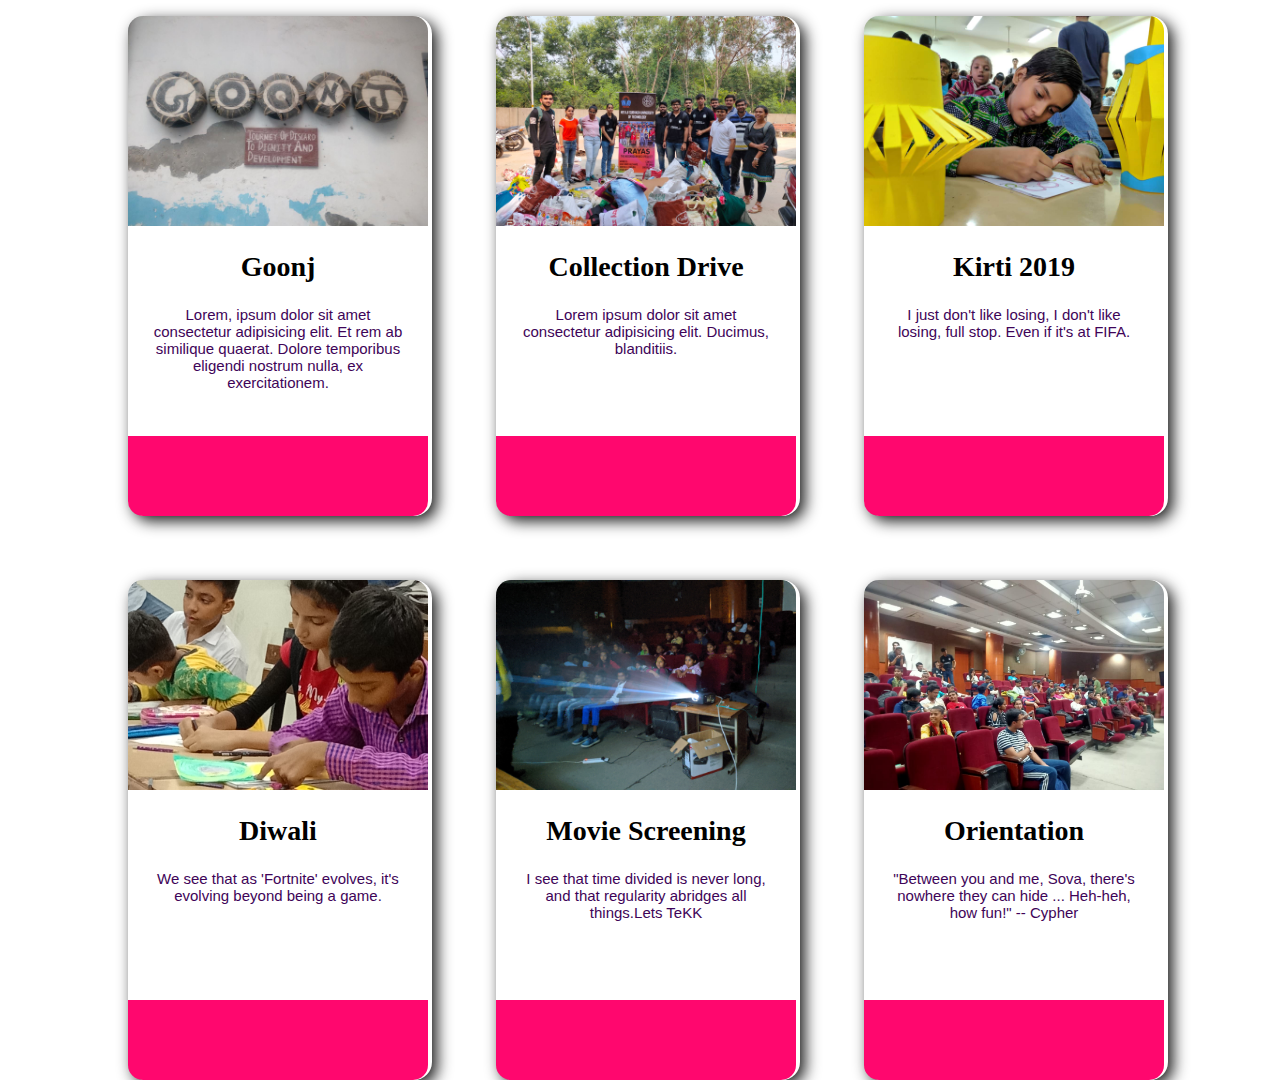
<file: Events/index.html>
<!DOCTYPE html>
<html lang="en">

<head>
  <meta charset="UTF-8">
  <meta http-equiv="X-UA-Compatible" content="IE=edge">
  <meta name="viewport" content="width=device-width, initial-scale=1.0">
  <title>events</title>
  <link rel="stylesheet" type="text/css" href="events.css" />

</head>

<body>
  <div class="cards" id="games">

    <div class="card">
      <div class="card-image1"></div>
      <div class="card-text">
        <h2><b>Goonj</b></h2>
        <p>Lorem, ipsum dolor sit amet consectetur adipisicing elit. Et rem ab similique quaerat. Dolore temporibus
          eligendi nostrum nulla, ex exercitationem.</p>
      </div>
      <div class="card-stats"></div>
    </div>

    <div class="card">
      <div class="card-image2"></div>
      <div class="card-text">
        <h2><b>Collection Drive</b></h2>
        <p>Lorem ipsum dolor sit amet consectetur adipisicing elit. Ducimus, blanditiis.</p>
      </div>


      <div class="card-stats"></div>
    </div>

    <div class="card">
      <div class="card-image3"></div>
      <div class="card-text">
        <h2><b>Kirti 2019 </b></h2>
        <p>I just don't like losing, I don't like losing, full stop. Even if it's at FIFA.</p>
      </div>


      <div class="card-stats"></div>
    </div>


    <div class="card">
      <div class="card-image4"></div>
      <div class="card-text">
        <h2><b>Diwali</b></h2>
        <p>We see that as 'Fortnite' evolves, it's evolving beyond being a game.</p>
      </div>


      <div class="card-stats"></div>
    </div>

    <div class="card">
      <div class="card-image5"></div>
      <div class="card-text">
        <h2><b>Movie Screening</b></h2>
        <p>I see that time divided is never long, and that regularity abridges all things.Lets TeKK</p>
      </div>


      <div class="card-stats"></div>
    </div>

    <div class="card">
      <div class="card-image6"></div>
      <div class="card-text">
        <h2><b>Orientation</b></h2>
        <p> "Between you and me, Sova, there's nowhere they can hide ... Heh-heh, how fun!" -- Cypher</p>
      </div>


      <div class="card-stats"></div>
    </div>
  </div>

</html>
</file>
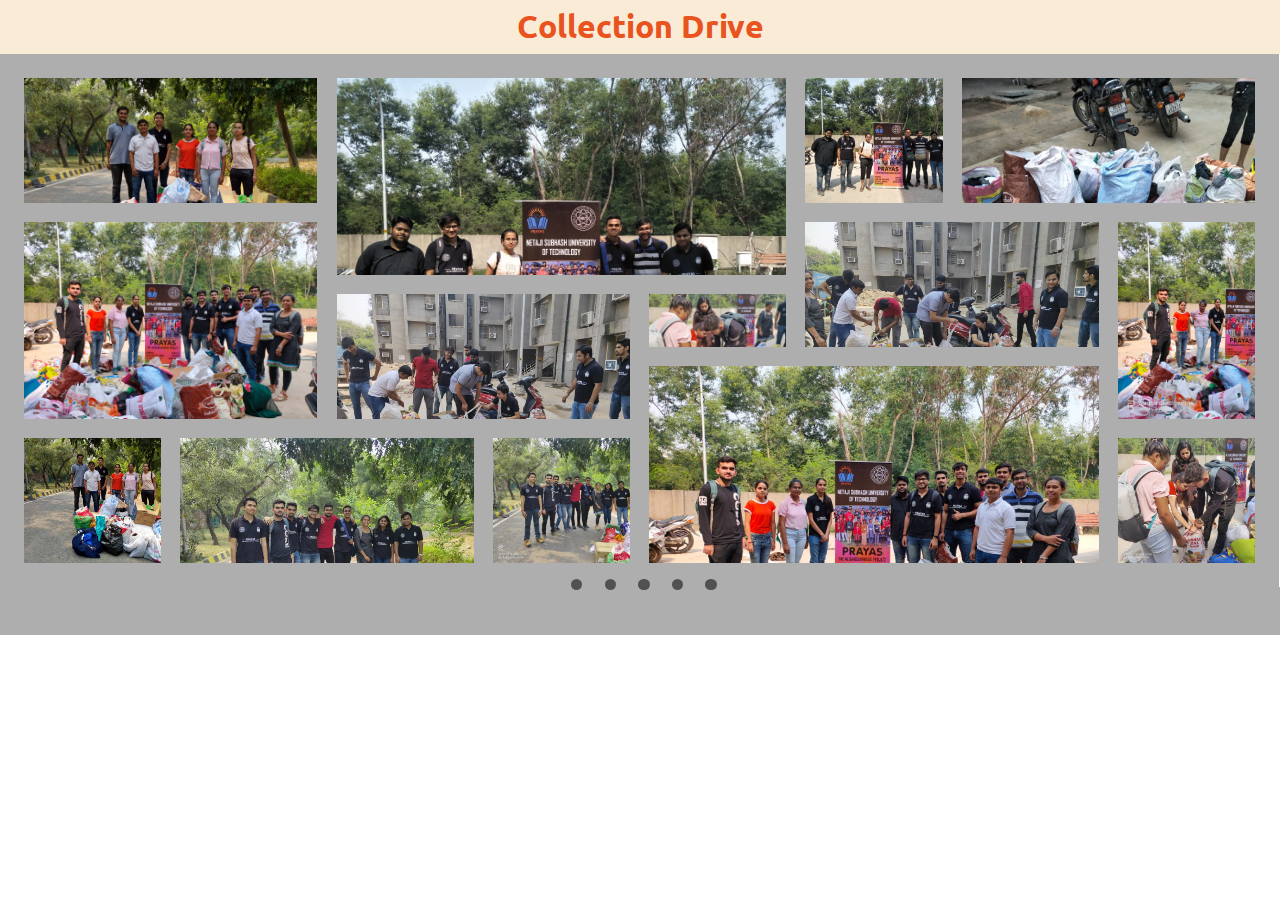
<file: Prayas/Gallery/index.html>
<!DOCTYPE html>
<html lang="en">

<head>
    <meta charset="UTF-8">
    <meta http-equiv="X-UA-Compatible" content="IE=edge">
    <meta name="viewport" content="width=device-width, initial-scale=1.0">
    <script defer src="./script.js"></script>
    <link rel="stylesheet" href="https://cdn.jsdelivr.net/npm/bootstrap-icons@1.3.0/font/bootstrap-icons.css">
    <link rel="stylesheet" href="style.css">

    <title>Gallery</title>
</head>

<body>


    <div class="main-text">
        <h1 class="main-text-event">Collection Drive</h2>
    </div>

    <section class="gallery">


        <div class="gallery__img gallery__img--1"></div>
        <div class="gallery__img gallery__img--2"></div>
        <div class="gallery__img gallery__img--3"></div>
        <div class="gallery__img gallery__img--4"></div>
        <div class="gallery__img gallery__img--5"></div>
        <div class="gallery__img gallery__img--6"></div>
        <div class="gallery__img gallery__img--7"></div>
        <div class="gallery__img gallery__img--8"></div>
        <div class="gallery__img gallery__img--9"></div>
        <div class="gallery__img gallery__img--10"></div>
        <div class="gallery__img gallery__img--11"></div>
        <div class="gallery__img gallery__img--12"></div>
        <div class="gallery__img gallery__img--13"></div>
        <div class="gallery__img gallery__img--14">
            <div>
    </section>


    <div class="menu-slider">
        <div class="circle"></div>
        <div class="circle"></div>
        <div class="circle"></div>
        <div class="circle"></div>
        <div class="circle"></div>
    </div>
</body>

</html>
</file>
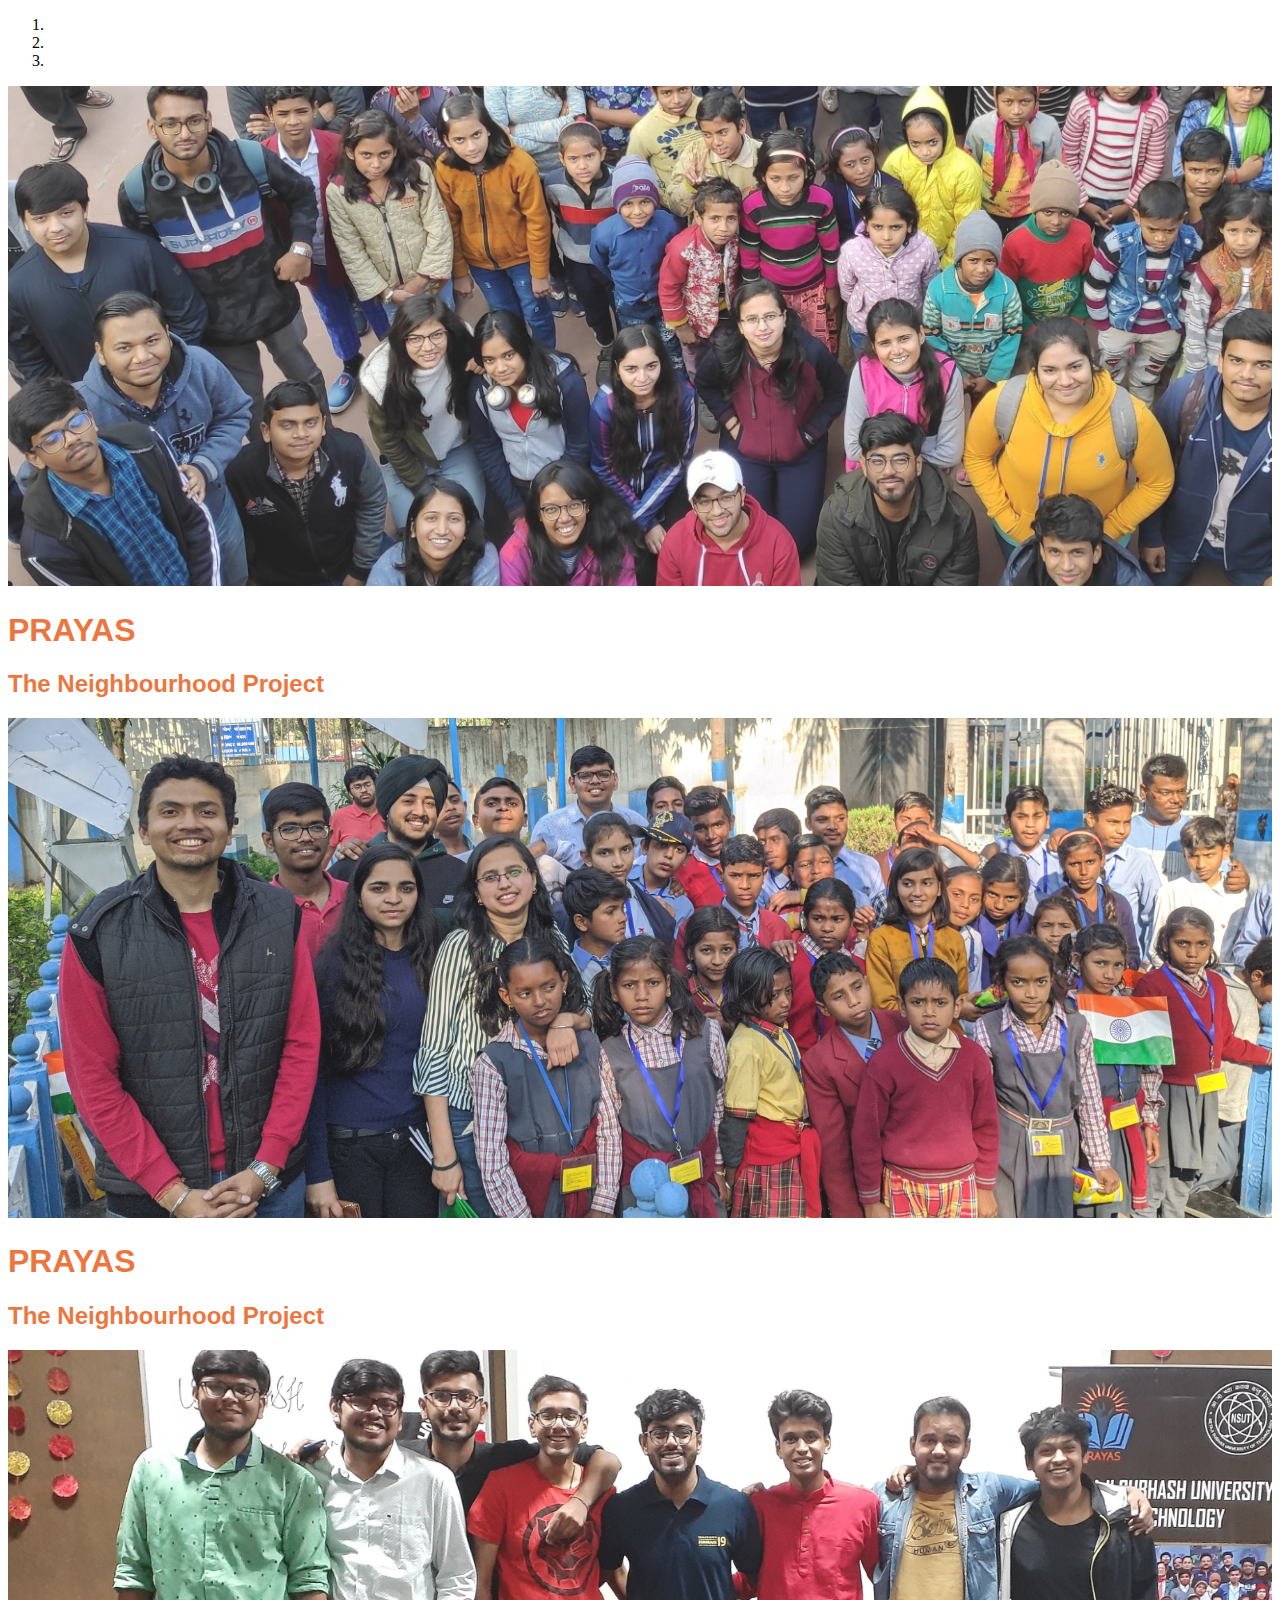
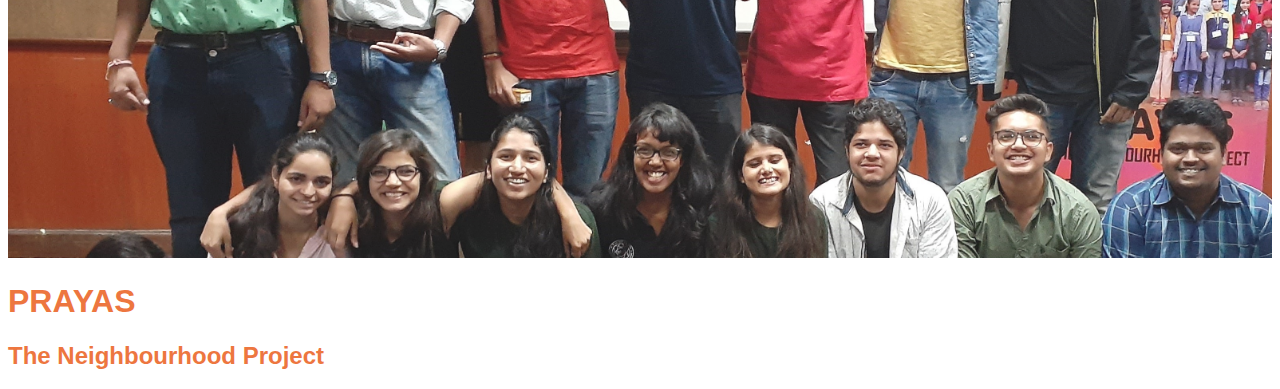
<file: HomeFinal/home.html>
<!DOCTYPE html>
<html lang="en">
<head>
    <meta charset="UTF-8">
    <meta http-equiv="X-UA-Compatible" content="IE=edge">
    <meta name="viewport" content="width=device-width, initial-scale=1.0">
    <title>HomePage1</title>
    <link rel="stylesheet" type="text/css" href="stylesheetHome.css">
    
    
    <link rel="stylesheet" href="https://stackpath.bootstrapcdn.com/bootstrap/4.1.3/css/bootstrap.min.css" integrity="sha384-MCw98/SFnGE8fJT3GXwEOngsV7Zt27NXFoaoApmYm81iuXoPkFOJwJ8ERdknLPMO" crossorigin="anonymous">
    <!-- <script>
      $(document).ready(function() {
        jQuery.fn.carousel.Constructor.TRANSITION_DURATION = 500  // 0.5 seconds
      });
    </script> -->
  </head>
<body>
    
    <div id="carouselFull" class="carousel slide carousel-fade" data-ride="carousel" data-interval="2000">
      <ol class="carousel-indicators">
        <li data-target=#carouselIndicator data-slide-to="0" class="active"></li>
        <li data-target=#carouselIndicator data-slide-to="1" ></li>
        <li data-target=#carouselIndicator data-slide-to="2" ></li>
      </ol>
      <div class="carousel-inner">
        <div class="carousel-item active">
          <img id="effects" class="d-block img-fluid ihv w-100 h-60" src="P1.jpg" alt="First Slide">
        
          <div class="carousel-caption d-none d-md-block">
            <h1 style="color:#ed763f"><b>PRAYAS</b></h1>
            <h2 style="color:#ed763f"><b>The Neighbourhood Project</b></h2>
          </div>
          <!-- <div class="carousel-caption d-md-block">
            <p class="heading" style="display:inline-block";><b>PRAYAS</b></h2>
            <p class="subheading">The Neighbourhood Project</p>
          </div> -->
          
        </div>

        <div class="carousel-item ">
          <img id="effects" class="d-block img-fluid ihv w-100" src="P2.jpg" alt="Second Slide">
          <div class="carousel-caption d-none d-md-block">
            <h1 style="color:#ed763f"><b>PRAYAS</b></h1>
            <h2 style="color:#ed763f"><b>The Neighbourhood Project</b></h2>
          </div>
          <!-- <div class="carousel-caption d-md-block">
            <p class="heading"><b>PRAYAS</b></h2>
            <p class="subheading">The Neighbourhood Project</p>
            
          </div> -->
        </div>      
      
        <div class="carousel-item ">
          <img id="effects" class="d-block img-fluid ihv w-100" src="P3.jpg" alt="Third Slide">
          <div class="carousel-caption d-none d-md-block">
            <h1 style="color:#ed763f"><b>PRAYAS</b></h1>
            <h2 style="color:#ed763f"><b>The Neighbourhood Project</b></h2>
          </div>
          <!-- <div class="carousel-caption d-md-block">
            <p class="heading"><b>PRAYAS</b></h2>
            <p class="subheading">The Neighbourhood Project</p>
            
          </div> -->
        </div>
      </div>
    </div>
    <!-- <a class="carousel-control-prev" href="#carouselFull" role="button" data-slide="prev">
      <span class="carousel-control-prev-icon" aria-hidden="true"></span>
      <span class="sr-only">Previous</span>
    </a>

    <a class="carousel-control-next" href="#carouselFull" role="button" data-slide="next">
      <span class="carousel-control-next-icon" aria-hidden="true"></span>
      <span class="sr-only">Next</span>
    </a> -->
    
    <!-- <script src="https://code.jquery.com/jquery-3.2.1.slim.min.js" integrity="sha384-KJ3o2DKtIkvYIK3UENzmM7KCkRr/rE9/Qpg6aAZGJwFDMVNA/GpGFF93hXpG5KkN" crossorigin="anonymous"></script>
    <script src="https://cdnjs.cloudflare.com/ajax/libs/popper.js/1.12.9/umd/popper.min.js" integrity="sha384-ApNbgh9B+Y1QKtv3Rn7W3mgPxhU9K/ScQsAP7hUibX39j7fakFPskvXusvfa0b4Q" crossorigin="anonymous"></script>
    <script src="https://maxcdn.bootstrapcdn.com/bootstrap/4.0.0/js/bootstrap.min.js" integrity="sha384-JZR6Spejh4U02d8jOt6vLEHfe/JQGiRRSQQxSfFWpi1MquVdAyjUar5+76PVCmYl" crossorigin="anonymous"></script> -->
    
    <script src="https://code.jquery.com/jquery-3.3.1.slim.min.js" integrity="sha384-q8i/X+965DzO0rT7abK41JStQIAqVgRVzpbzo5smXKp4YfRvH+8abtTE1Pi6jizo" crossorigin="anonymous"></script>
    <script src="https://cdnjs.cloudflare.com/ajax/libs/popper.js/1.14.3/umd/popper.min.js" integrity="sha384-ZMP7rVo3mIykV+2+9J3UJ46jBk0WLaUAdn689aCwoqbBJiSnjAK/l8WvCWPIPm49" crossorigin="anonymous"></script>
    <script src="https://stackpath.bootstrapcdn.com/bootstrap/4.1.3/js/bootstrap.min.js" integrity="sha384-ChfqqxuZUCnJSK3+MXmPNIyE6ZbWh2IMqE241rYiqJxyMiZ6OW/JmZQ5stwEULTy" crossorigin="anonymous"></script>
</body>
</html>
</file>
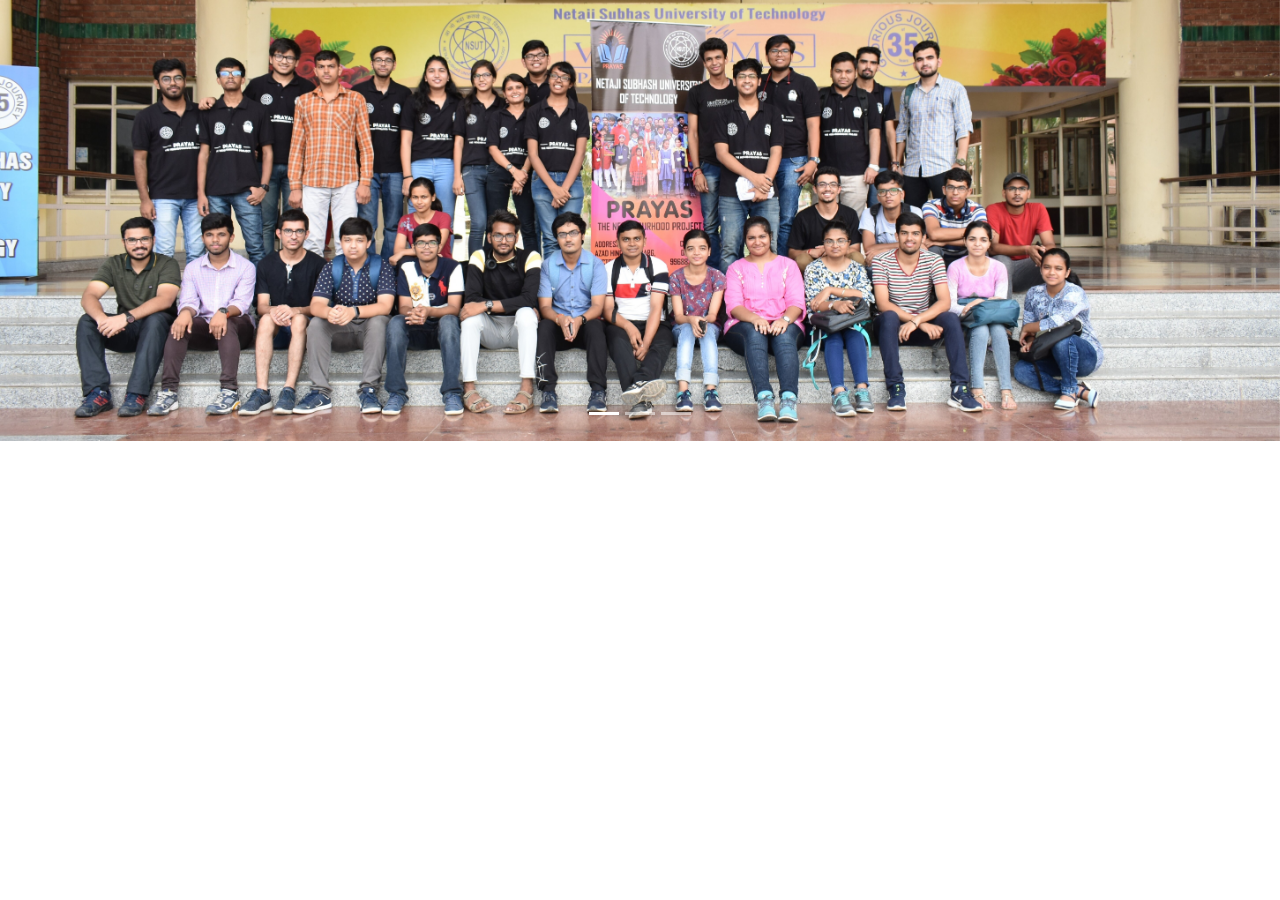
<file: Homepage Edit/home.html>
<!DOCTYPE html>
<html lang="en">
<head>
    <meta charset="UTF-8">
    <meta http-equiv="X-UA-Compatible" content="IE=edge">
    <meta name="viewport" content="width=device-width, initial-scale=1.0">
    <title>HomePage1</title>
    <link rel="stylesheet" type="text/css" href="stylesheetHome.css">
    
    <link rel="stylesheet" href="https://maxcdn.bootstrapcdn.com/bootstrap/4.0.0/css/bootstrap.min.css" integrity="sha384-Gn5384xqQ1aoWXA+058RXPxPg6fy4IWvTNh0E263XmFcJlSAwiGgFAW/dAiS6JXm" crossorigin="anonymous">
    
</head>
<body>
    
    <div id="carouselFull" class="carousel slide" data-ride="carousel">
      <ol class="carousel-indicators">
        <li data-target=#carouselIndicator data-slide-to="0" class="active"></li>
        <li data-target=#carouselIndicator data-slide-to="1" ></li>
        <li data-target=#carouselIndicator data-slide-to="2" ></li>
      </ol>
      <div class="carousel-inner">
        <div class="carousel-item active">
          <img id="effects" class="d-block img-fluid" src="bgd-1.jpg" alt="First Slide">
          <!-- <div class="carousel-caption d-md-block">
            <p class="heading"><b>PRAYAS</b></h2>
            <p class="subheading">The Neighbourhood Project</p>
          </div> -->
          
        </div>

        <div class="carousel-item ">
          <img id="effects" class="d-block img-fluid" src="bgd-2.jpg" alt="Second Slide">
          <!-- <div class="carousel-caption d-md-block">
            <p class="heading"><b>PRAYAS</b></h2>
            <p class="subheading">The Neighbourhood Project</p>
            
          </div> -->
        </div>      
      
        <div class="carousel-item ">
          <img id="effects" class="d-block img-fluid" src="bgd-3.jpg" alt="Third Slide">
          <!-- <div class="carousel-caption d-md-block">
            <p class="heading"><b>PRAYAS</b></h2>
            <p class="subheading">The Neighbourhood Project</p>
            
          </div> -->
        </div>
      </div>
    </div>
    <a class="carousel-control-prev" href="#carouselFull" role="button" data-slide="prev">
      <span class="carousel-control-prev-icon" aria-hidden="true"></span>
      <span class="sr-only">Previous</span>
    </a>

    <a class="carousel-control-next" href="#carouselFull" role="button" data-slide="next">
      <span class="carousel-control-next-icon" aria-hidden="true"></span>
      <span class="sr-only">Next</span>
    </a>
    
    <script src="https://code.jquery.com/jquery-3.2.1.slim.min.js" integrity="sha384-KJ3o2DKtIkvYIK3UENzmM7KCkRr/rE9/Qpg6aAZGJwFDMVNA/GpGFF93hXpG5KkN" crossorigin="anonymous"></script>
    <script src="https://cdnjs.cloudflare.com/ajax/libs/popper.js/1.12.9/umd/popper.min.js" integrity="sha384-ApNbgh9B+Y1QKtv3Rn7W3mgPxhU9K/ScQsAP7hUibX39j7fakFPskvXusvfa0b4Q" crossorigin="anonymous"></script>
    <script src="https://maxcdn.bootstrapcdn.com/bootstrap/4.0.0/js/bootstrap.min.js" integrity="sha384-JZR6Spejh4U02d8jOt6vLEHfe/JQGiRRSQQxSfFWpi1MquVdAyjUar5+76PVCmYl" crossorigin="anonymous"></script>
    
</body>
</html>
</file>
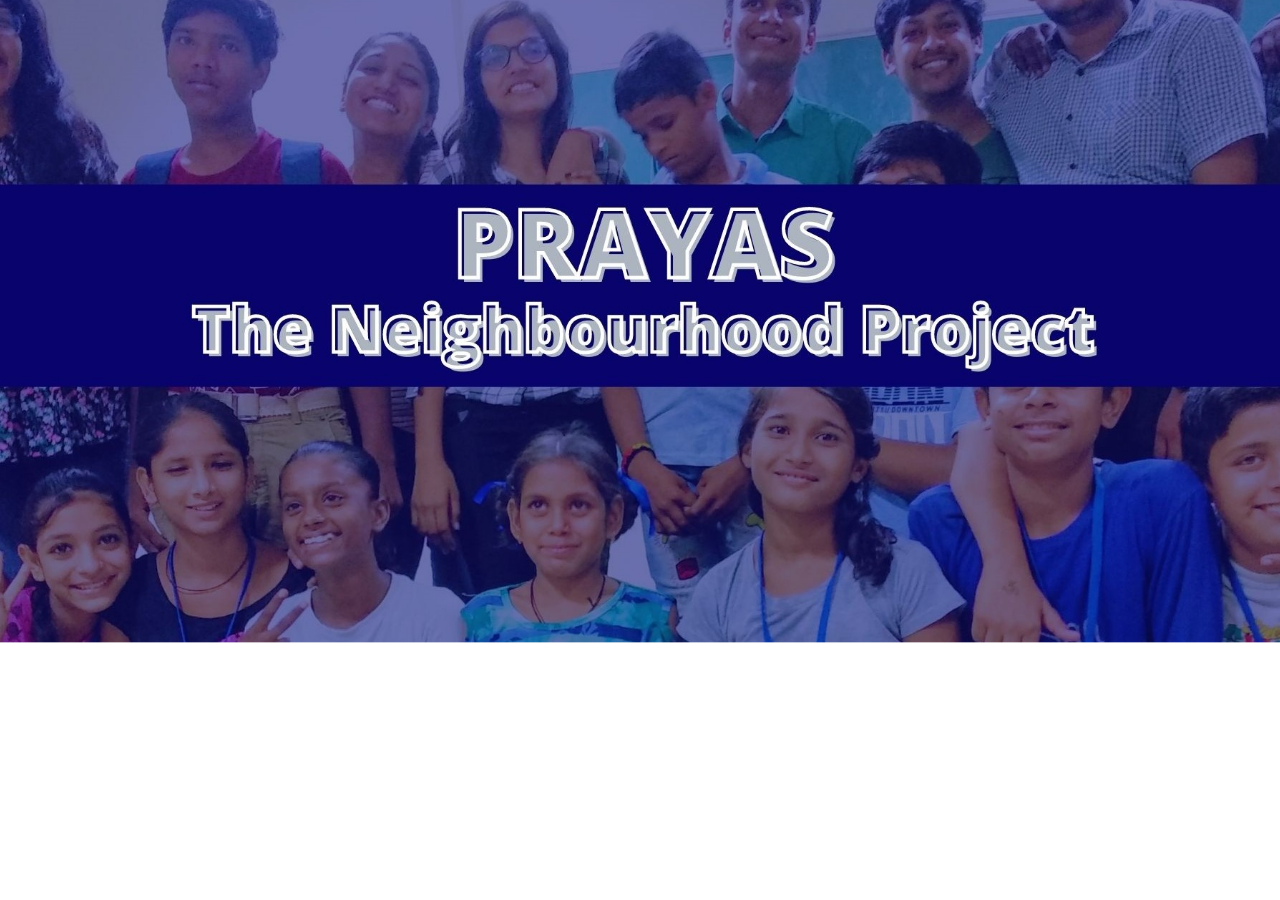
<file: HomePage/w1.html>
<!DOCTYPE html>
<html lang="en">
<head>
    <meta charset="UTF-8">
    <meta http-equiv="X-UA-Compatible" content="IE=edge">
    <meta name="viewport" content="width=device-width, initial-scale=1.0">
    <title>HomePage</title>
    <!-- <link rel="stylesheet" type="text/css" href="stylesheet1.css"> -->
    <style>
        body
        {
            height: 40%;
            width: 100%;
            background-color: rgb(2, 2, 51);
        }
        .ihv
        {
            opacity:0.7;
            transition-duration:0.75s;
            transform:scale(1,1);
        }
        .ihv:hover
        {
            opacity:1;
            transform:scale(1.25,1.25);
            overflow:hidden;
        }

    </style>
    <link rel="stylesheet" href="https://maxcdn.bootstrapcdn.com/bootstrap/4.0.0/css/bootstrap.min.css" integrity="sha384-Gn5384xqQ1aoWXA+058RXPxPg6fy4IWvTNh0E263XmFcJlSAwiGgFAW/dAiS6JXm" crossorigin="anonymous">
    
</head>
<body>
    
    <img class="img-fluid ihv" src="bgdF.jpg">

    <script src="https://code.jquery.com/jquery-3.2.1.slim.min.js" integrity="sha384-KJ3o2DKtIkvYIK3UENzmM7KCkRr/rE9/Qpg6aAZGJwFDMVNA/GpGFF93hXpG5KkN" crossorigin="anonymous"></script>
    <script src="https://cdnjs.cloudflare.com/ajax/libs/popper.js/1.12.9/umd/popper.min.js" integrity="sha384-ApNbgh9B+Y1QKtv3Rn7W3mgPxhU9K/ScQsAP7hUibX39j7fakFPskvXusvfa0b4Q" crossorigin="anonymous"></script>
    <script src="https://maxcdn.bootstrapcdn.com/bootstrap/4.0.0/js/bootstrap.min.js" integrity="sha384-JZR6Spejh4U02d8jOt6vLEHfe/JQGiRRSQQxSfFWpi1MquVdAyjUar5+76PVCmYl" crossorigin="anonymous"></script>
    
</body>
</html>
</file>
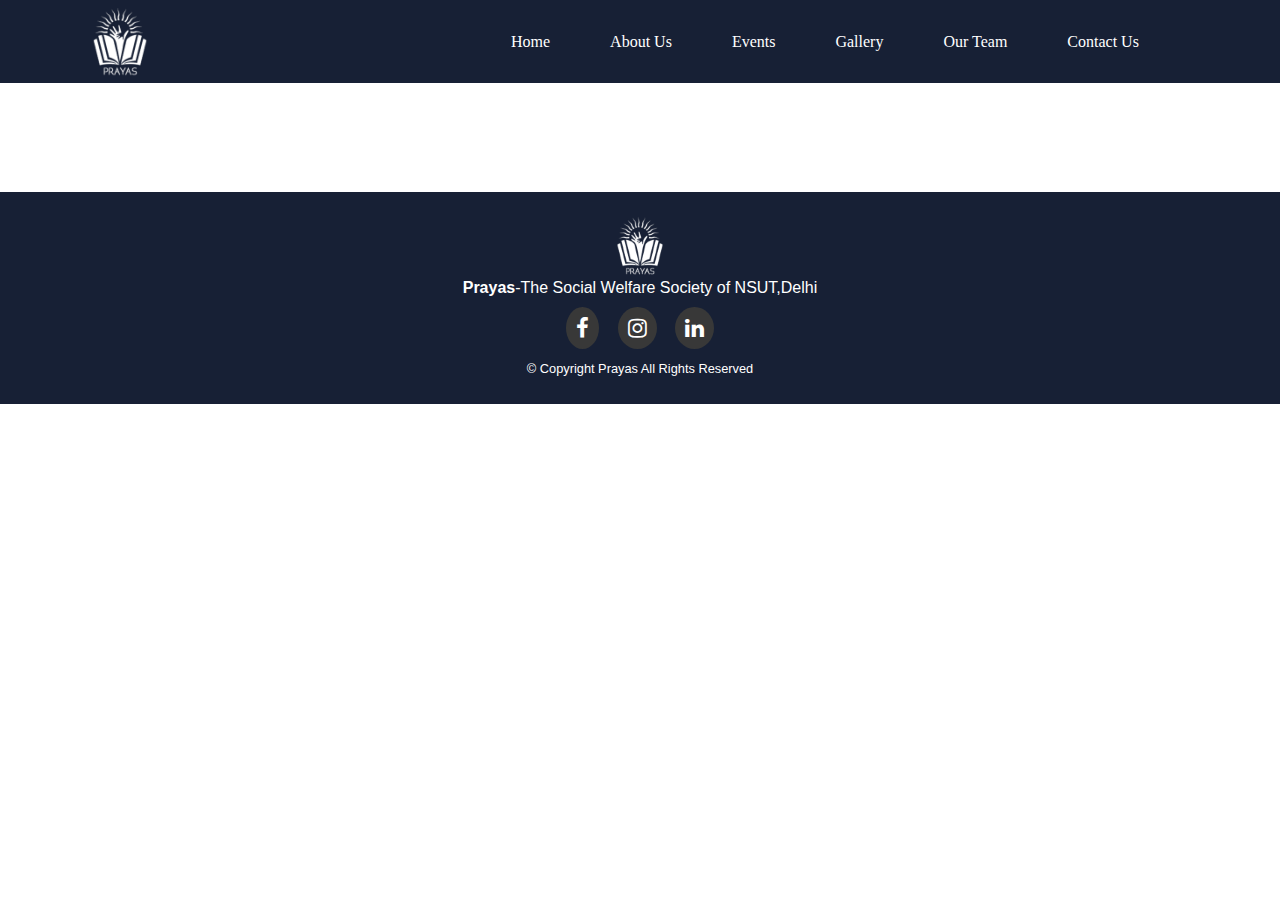
<file: Prayas Nav/Prayas.html>
<!DOCTYPE html>
<html>
<head>

  <meta charset="utf-8">
  <meta name="viewport" content="width=device-width, initial-scale=1, shrink-to-fit=no">
  <meta name="description" content="">
  <meta name="author" content="">

  <title>Prayas|Home</title>
  <!-- Bootstrap core CSS -->
  <link rel="stylesheet" href="https://stackpath.bootstrapcdn.com/bootstrap/4.3.1/css/bootstrap.min.css" integrity="sha384-ggOyR0iXCbMQv3Xipma34MD+dH/1fQ784/j6cY/iJTQUOhcWr7x9JvoRxT2MZw1T" crossorigin="anonymous">
  <link rel="stylesheet" href="https://cdnjs.cloudflare.com/ajax/libs/font-awesome/4.7.0/css/font-awesome.min.css"> //Icons
  <!-- Custom styles for this template -->
  <link href="home.css" rel="stylesheet">

</head>

<body>

  <!-- Navigation bar -->
  <nav class="navbar navbar-expand-lg fixed-top navbar-dark" >
    <div class="container">
      <a href="Prayas.html" class="navbar-brand">
        <img src="images/LogoWhite.png" alt="" class="img-fluid rounded" id="imglogo">
      </a>
      <button type="button" class="navbar-toggler navbar-toggler-right ml-auto" data-toggle="collapse" data-target="#navbarResponsive" aria-controls="navbarResponsive" aria-expanded="false" aria-labels="Toggle navigation">
      <span class="navbar-toggler-icon"></span></button>
      <div class="collapse navbar-collapse" id="navbarResponsive">
        <ul class="navbar-nav">
          <li class="nav-item">
            <a href="Prayas.html" class="nav-link" id="nav1"> Home</a>
          </li>
          <li class="nav-item">
            <a href="#" class="nav-link" id="nav1"> About Us</a>
          </li>
          <li class="nav-item">
            <a href="#" class="nav-link" id="nav1"> Events</a>
          </li>
          <li class="nav-item">
            <a href="#" class="nav-link" id="nav1"> Gallery</a>
          </li>
          <li class="nav-item">
            <a href="#" class="nav-link" id="nav1"> Our Team</a>
          </li>
          <li class="nav-item">
            <a href="#" class="nav-link" id="nav1"> Contact Us</a>
          </li>
        </ul>
      </div>
    </div>
  </nav>
  <br><br><br><br><br><br><br><br>
  <footer class="py-4" style="background-color:#172035;">
        <center>
          <img src="images/LogoWhite.png" alt="" id="footimg">
          <p class="m-0 text-center text-white">
          <strong>Prayas</strong>-The Social Welfare Society of NSUT,Delhi</p>
          <a href="https://www.facebook.com/PrayasNSUT/" class="fa fa-facebook" target="_blank"></a>
          <a href="https://www.instagram.com/prayas.nsut/?hl=en" class="fa fa-instagram" target="_blank"></a>
          <a href="https://www.linkedin.com/company/prayasnsut/mycompany/" class="fa fa-linkedin" target="_blank"></a>
          <p class="m-0 text-center text-white"><small><span class="glyphicon glyphicon-copyright-mark">&copy; Copyright Prayas All Rights Reserved</span></small></p>
  </footer>



  <!-- Bootstrap core JavaScript -->
  <script src="https://code.jquery.com/jquery-3.3.1.slim.min.js" integrity="sha384-q8i/X+965DzO0rT7abK41JStQIAqVgRVzpbzo5smXKp4YfRvH+8abtTE1Pi6jizo" crossorigin="anonymous"></script>

  <script src="https://cdnjs.cloudflare.com/ajax/libs/popper.js/1.14.7/umd/popper.min.js" integrity="sha384-UO2eT0CpHqdSJQ6hJty5KVphtPhzWj9WO1clHTMGa3JDZwrnQq4sF86dIHNDz0W1" crossorigin="anonymous"></script>

  <script src="https://stackpath.bootstrapcdn.com/bootstrap/4.3.1/js/bootstrap.min.js" integrity="sha384-JjSmVgyd0p3pXB1rRibZUAYoIIy6OrQ6VrjIEaFf/nJGzIxFDsf4x0xIM+B07jRM" crossorigin="anonymous"></script>

</body>
</html>
</file>
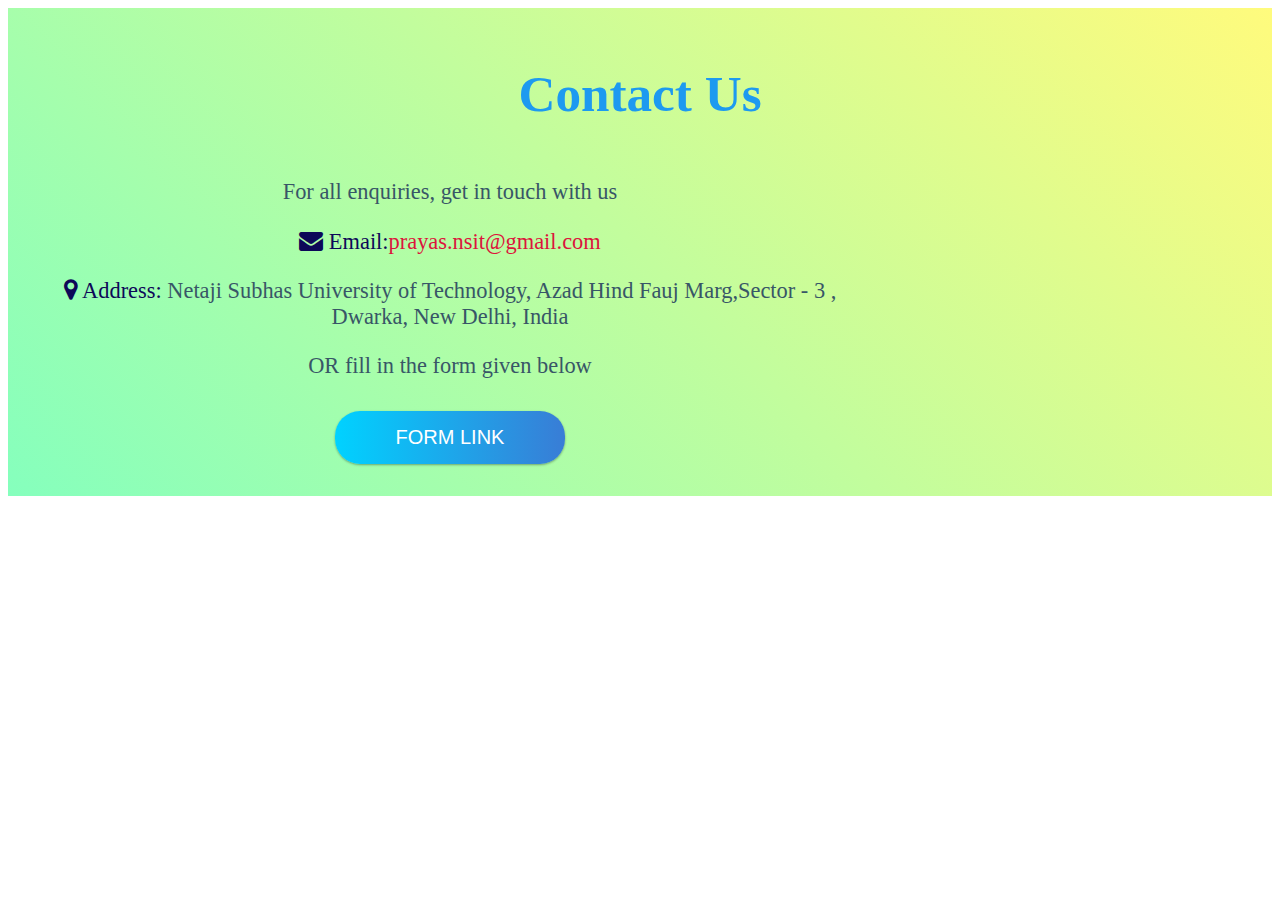
<file: Prayas-Contact Us/contact us.html>
<!DOCTYPE html>
<html lang="en">
<head>
    <meta charset="UTF-8">
    <meta http-equiv="X-UA-Compatible" content="IE=edge">
    <meta name="viewport" content="width=device-width, initial-scale=1.0">
    <link rel="stylesheet" href="https://cdnjs.cloudflare.com/ajax/libs/font-awesome/4.7.0/css/font-awesome.min.css">
    <link rel="stylesheet" href="contactUs.css">
    <title>Contact Us</title>

</head>
<body>
    <div id="contactUs">
        <h1 id="heading">Contact Us</h1>
        
        <div id="contactUsContent">
            <div id="Contact">
            <p id="contactUsP">For all enquiries, get in touch with us </p>
            <p id="contactUsP"> <span id="email"><i  class="fa">&#xf0e0;</i> Email:</span><a class="mail" href="mailto:prayas.nsit@gmail.com">prayas.nsit@gmail.com</a></p>
            <p id="contactUsP"> <span id="address"><i  class="fa">&#xf041;</i> Address:</span> Netaji Subhas University of Technology, Azad Hind Fauj Marg,Sector - 3 , Dwarka, New Delhi, India</p>
            <p id="contactUsP">OR fill in the form given below</p>
        
            <a id="formLink" class="btn-grad" rel="noopener noreferrer" target="_blank" href="https://forms.gle/yEj2jVecqNivTSFT7">Form Link</a>
            </div>

            <div id="map">
                <iframe id="embedMap" src="https://www.google.com/maps/embed?pb=!1m18!1m12!1m3!1d28021.508785409045!2d77.0238026343382!3d28.609117370187022!2m3!1f0!2f0!3f0!3m2!1i1024!2i768!4f13.1!3m3!1m2!1s0x390d05dd375e5a13%3A0x108adaa3abe4bd07!2sNetaji%20Subhas%20University%20of%20Technology!5e0!3m2!1sen!2sin!4v1631259609870!5m2!1sen!2sin" style="border:0;" allowfullscreen="" loading="lazy"></iframe>            
            </div>
        </div>
    </div>
</body>
</html>
</file>
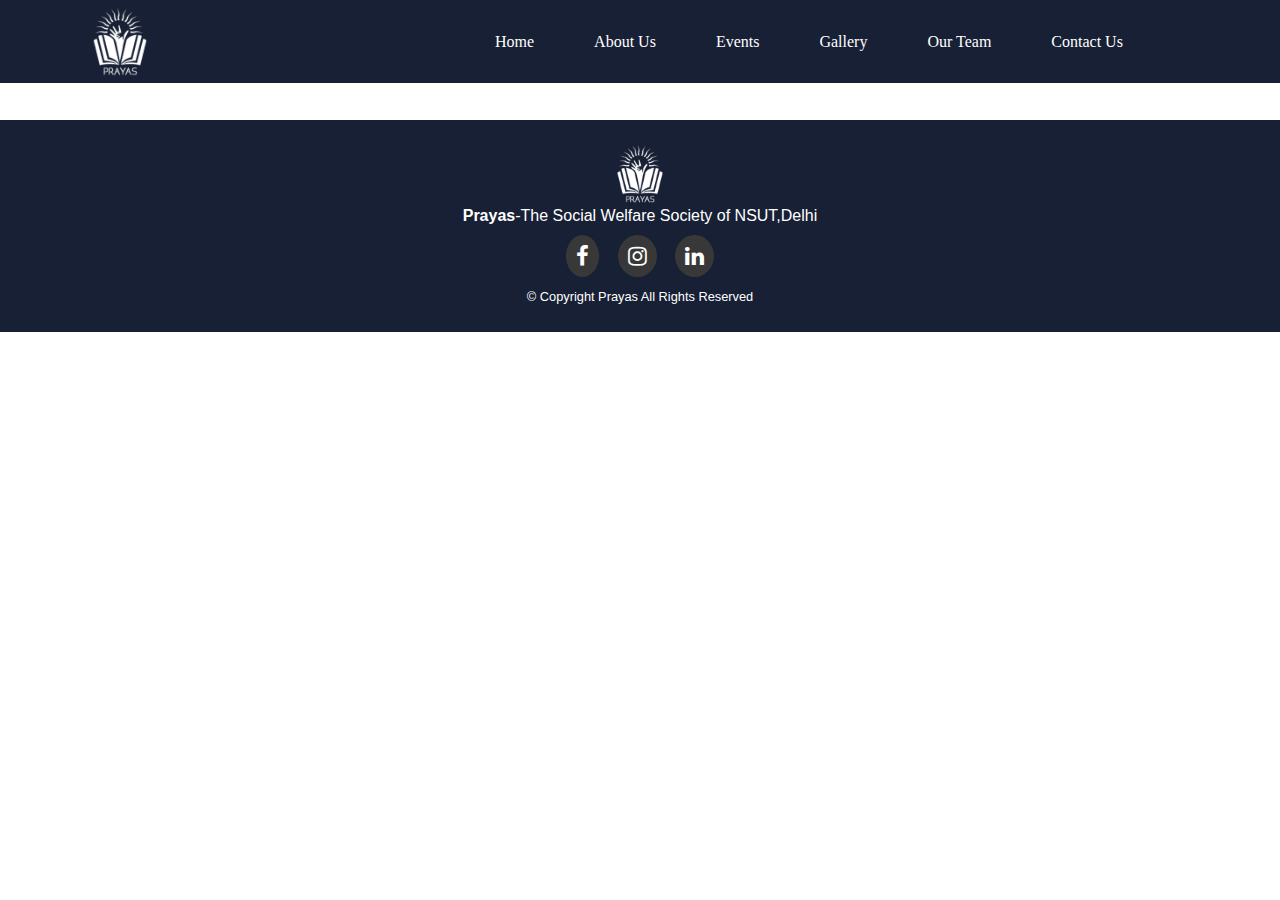
<file: Prayas-Navigation bar & footer/Prayas.html>
<!DOCTYPE html>
<html>
<head>

  <meta charset="utf-8">
  <meta name="viewport" content="width=device-width, initial-scale=1, shrink-to-fit=no">
  <meta name="description" content="">
  <meta name="author" content="">

  <title>Prayas|Home</title>
  <!-- Bootstrap core CSS -->
  <link rel="stylesheet" href="https://stackpath.bootstrapcdn.com/bootstrap/4.3.1/css/bootstrap.min.css" integrity="sha384-ggOyR0iXCbMQv3Xipma34MD+dH/1fQ784/j6cY/iJTQUOhcWr7x9JvoRxT2MZw1T" crossorigin="anonymous">
  <link rel="stylesheet" href="https://cdnjs.cloudflare.com/ajax/libs/font-awesome/4.7.0/css/font-awesome.min.css"> //Icons
  <!-- Custom styles for this template -->
  <link href="home.css" rel="stylesheet">

</head>

<body>

  <!-- Navigation bar -->
  <nav class="navbar navbar-expand-lg fixed-top navbar-dark">
    <div class="container">
      <a href="Prayas.html" class="navbar-brand">
        <img src="images/LogoWhite.png" alt="" class="img-fluid rounded" id="imglogo">
      </a>
      <button type="button" class="navbar-toggler navbar-toggler-right ml-auto" data-toggle="collapse" data-target="#navbarResponsive" aria-controls="navbarResponsive" aria-expanded="false" aria-labels="Toggle navigation">
      <span class="navbar-toggler-icon"></span></button>
      <div class="collapse navbar-collapse" id="navbarResponsive">
        <ul class="navbar-nav">
          <li class="nav-item">
            <a href="Prayas.html" class="nav-link" id="nav1"> Home</a>
          </li>
          <li class="nav-item">
            <a href="#" class="nav-link" id="nav1"> About Us</a>
          </li>
          <li class="nav-item">
            <a href="#" class="nav-link" id="nav1"> Events</a>
          </li>
          <li class="nav-item">
            <a href="#" class="nav-link" id="nav1"> Gallery</a>
          </li>
          <li class="nav-item">
            <a href="#" class="nav-link" id="nav1"> Our Team</a>
          </li>
          <li class="nav-item">
            <a href="#" class="nav-link" id="nav1"> Contact Us</a>
          </li>
        </ul>
      </div>
    </div>
  </nav>
  <br><br><br><br><br>
  <footer class="py-4" style="background-color:#172035;">
        <center>
          <img src="images/LogoWhite.png" alt="" id="footimg">
          <p class="m-0 text-center text-white">
          <strong>Prayas</strong>-The Social Welfare Society of NSUT,Delhi</p>
          <a href="https://www.facebook.com/PrayasNSUT/" class="fa fa-facebook" target="_blank"></a>
          <a href="https://www.instagram.com/prayas.nsut/?hl=en" class="fa fa-instagram" target="_blank"></a>
          <a href="https://www.linkedin.com/company/prayasnsut/mycompany/" class="fa fa-linkedin" target="_blank"></a>
          <p class="m-0 text-center text-white"><small><span class="glyphicon glyphicon-copyright-mark">&copy; Copyright Prayas All Rights Reserved</span></small></p>
  </footer>



  <!-- Bootstrap core JavaScript -->
  <script src="https://code.jquery.com/jquery-3.3.1.slim.min.js" integrity="sha384-q8i/X+965DzO0rT7abK41JStQIAqVgRVzpbzo5smXKp4YfRvH+8abtTE1Pi6jizo" crossorigin="anonymous"></script>

  <script src="https://cdnjs.cloudflare.com/ajax/libs/popper.js/1.14.7/umd/popper.min.js" integrity="sha384-UO2eT0CpHqdSJQ6hJty5KVphtPhzWj9WO1clHTMGa3JDZwrnQq4sF86dIHNDz0W1" crossorigin="anonymous"></script>

  <script src="https://stackpath.bootstrapcdn.com/bootstrap/4.3.1/js/bootstrap.min.js" integrity="sha384-JjSmVgyd0p3pXB1rRibZUAYoIIy6OrQ6VrjIEaFf/nJGzIxFDsf4x0xIM+B07jRM" crossorigin="anonymous"></script>

</body>
</html>
</file>
<file: Events/events.css>
body{
  width:100vw;
  height:100vh;
  display: flex ;
  justify-content: center;
  overflow: scroll;
  overflow-x:hidden ;
  
}


.card {
  display: grid;
  grid-template-columns: 300px;
  grid-template-rows: 210px 210px 80px;
  grid-template-areas: "image" "text" "stats";

  border-radius: 18px;
  background: white;
  box-shadow: 5px 5px 15px rgba(0,0,0,0.9);
  font-family: roboto;
  text-align: center;
  transition: 0.5s ease;
  cursor: pointer;
  margin:8px;
  
}

.cards{
  display: grid;
  grid-template-columns: repeat(3,20rem);
  grid-gap:3rem;
  
}



 .card-image1 { 
  grid-area: image;
  background: url("goonj.jpg");
  border-top-left-radius: 15px;
  border-top-right-radius: 15px;
  background-size: cover;
} 
.card-image2 { 
  grid-area: image;
  background: url("collection\ drive.jpg");
  border-top-left-radius: 15px;
  border-top-right-radius: 15px;
  background-size: cover;
} 
.card-image3 { 
  grid-area: image;
  background: url("kirti.jpg");
  border-top-left-radius: 15px;
  border-top-right-radius: 15px;
  background-size: cover;
} 
.card-image4
 { 
  grid-area: image;
  background: url("diwali.jpg");
  border-top-left-radius: 15px;
  border-top-right-radius: 15px;
  background-size: cover;
} 
.card-image5 { 
  grid-area: image;
  background: url("movie.jpg");
  border-top-left-radius: 15px;
  border-top-right-radius: 15px;
  background-size: cover;
} 
.card-image6 { 
  grid-area: image;
  background: url("orientation.jpg");
  border-top-left-radius: 15px;
  border-top-right-radius: 15px;
  background-size: cover;
} 
.card-text {
  grid-area: text;
  margin: 25px;
}

.card-text .date {
  color: rgb(255, 7, 110);
  font-size:13px;
}

.card-text p {
  color: rgb(62, 4, 88);
  font-size:15px;
  font-weight: 300;
  font-family: 'Lucida Sans', 'Lucida Sans Regular', 'Lucida Grande', 'Lucida Sans Unicode', Geneva, Verdana, sans-serif;
}
.card-text h2 {
  margin-top:0px;
  font-size:28px;
  font-family: fantasy;
}

.card-stats {
  grid-area: stats; 
  display: grid;
  grid-template-columns: 1fr 1fr 1fr;
  grid-template-rows: 1fr;

  border-bottom-left-radius: 15px;
  border-bottom-right-radius: 15px;
  background: rgb(255, 7, 110);
}
.card-stats .stat {
  display: flex;
  align-items: center;
  justify-content: center;
  flex-direction: column;

  color: white;
  padding:10px;
}

.card-stats .type{
  font-size: 11px;
  font-weight: 300;
  text-transform: uppercase;
}
.card-stats .value{
    font-size: 22px;
    font-weight: 500;
}

.card-stats .border{
    border-left: 1px solid rgb(172,26,87); 
    border-right: 1px solid rgb(172,26,87);

  
}

.card-stats .value sup{
    font-size:12px;
}

.card:hover {
  transform: scale(1.15);
  box-shadow: 5px 5px 15px rgba(0,0,0,0.6);
}


@media screen and (max-width: 1078px) {
.cards{
  display: grid;
  grid-template-columns: repeat(2,20rem);
}
}

@media screen and (max-width: 736px) {
.cards{
  display: grid;
  grid-template-columns: repeat(1,20rem);
}
}
</file>
<file: Prayas/Gallery/style.css>
@import url('https://fonts.googleapis.com/css2?family=Ubuntu:wght@300;400&display=swap');
*{
  margin: 0;
  padding: 0;
}

.heading{
  width: 80rem;
  height:4rem;
  background-color:antiquewhite;
   
  display: flex;
  flex-direction:row;
}

.menu{
  margin-left: 40rem;
  width:30rem;
  margin-top: 1rem;
  display: flex;
  flex-direction:column;
}

.text{
  margin-left: 10rem;
}

.menu i{
  font-size:2rem;
  cursor: pointer;
  padding-left: 12rem;

}

.active{

   display: none;
}

.main-text h1{
  background-color: antiquewhite;
  width: 80rem;
  height: 3rem;
  padding-top: 0.4rem;
  text-align:center;
  color:rgb(233, 83, 29) ;
  font-family: 'Ubuntu', sans-serif;
}

h2{
  font-size:2rem;
  padding: 0.8rem;
  text-align:center;
  color: blueviolet;
  font-family: 'Ubuntu', sans-serif;
  cursor: pointer;
}

.main-gallery{
  width: fit-content;
  height: fit-content;
  background-color:red;
}

.gallery,.gallery1 {
    background-color: rgba(128, 128, 128, 0.637);
    grid-column: full-start / full-end;
    width: fit-content;
    height:fit-content;
    display: grid;
    grid-template-columns: repeat(8, 8.57rem);
    grid-template-rows: repeat(7, 3.3rem);
    grid-gap: 1.2rem;
    padding: 1.5rem; 
  }



  ::-webkit-scrollbar {
    width: 0px;
    height: 0px;
    }


 .gallery__img {
    width: 100%;
      height: 100%;
      cursor: pointer;
      transition: transform 0.5s;
      background-color:red;
      background-position: center;
      background-size: cover;


      
    }
      .gallery__img--1
    {
        grid-column: 1/3;
        grid-row: 1/3; 

        
        
    }
      .gallery__img--2 
      {
        grid-column: 3/6;
        grid-row: 1/4; 
    }
      .gallery__img--3 {
        grid-column: 6/7;
        grid-row: 1/3; }
      .gallery__img--4 {
        grid-column: 7/9;
        grid-row: 1/3; }
      .gallery__img--5 {
        grid-column: 1/3;
        grid-row: 3/6; }
      .gallery__img--6 {
        grid-column: 3/5;
        grid-row: 4/6; }
      .gallery__img--7 {
        grid-column: 5/6;
        grid-row: 4/5; }
      .gallery__img--8 {
        grid-column: 6/8;
        grid-row: 3/5; }
      .gallery__img--9 {
        grid-column: 8/9;
        grid-row: 3/6; }
      .gallery__img--10 {
        grid-column: 1/2;
        grid-row: 6/8; }
      .gallery__img--11 {
        grid-column: 2/4;
        grid-row: 6/8; }
      .gallery__img--12 {
        grid-column: 4/5;
        grid-row: 6/8; }
      .gallery__img--13 {
        grid-column: 5/8;
        grid-row: 5/8; }
      .gallery__img--14 {
        grid-column: 8/9;
        grid-row: 6/8; }

  .gallery__img:hover{
    transform:scale(1.25, 1.25);
  }

.menu-select{
  background-color:rgb(250, 214, 167);
  margin-left: 6rem;
  padding:0.5rem;
  width: fit-content;
  height: 3rem;
  font-size:1.5rem;
  font-family: 'Ubuntu', sans-serif;
  text-align: center;
  outline: none;
  border: none;
}

.menu-slider{
  width:45rem;
  height:3rem;
  display: flex;
  flex-direction: row;
  padding-left: 35rem;
  background-color: rgba(128, 128, 128, 0.637);
}

.circle{
  width: 0.7rem;
  height:0.7rem;
  cursor: pointer;
  perspective: 1000px;
  border-radius: 50%;
  background-color:rgba(0, 0, 0, 0.534);
  margin: -0.5rem 0.7rem;
  transition:transform 1s;
}

.circle:hover
{
  transform:scale(1.4)
}
</file>
<file: HomeFinal/stylesheetHome.css>
/* #effects{
    height:500px;
    width:100%;
} */
.carousel-item-next, .carousel-item-prev, .carousel-item.active{
    display: block !important;
    
    
}
.ihv
{
    opacity:0.90;
    transition-duration:0.75s;
    width:100%;
    transform:scale(1,1);
    /* height:60%; */
}
.ihv:hover{
    opacity:1;
    transform:scale(1.15,1.15);
    overflow:hidden;
    /* height:60%; */
} 
/* .heading{
    
    font-family: Arial;
    font-size: 70px;
    color: #1d9af0;
    
}
.subheading{
    
    font-family: Arial;
    font-size: 50px;
    color: #385667;
    
} */


.carousel-caption
{
    background: RGBA(255,255,255,0.8);
    /* background-color:#f7793c; */
    color:#ed763f;
    /* background-color:#fbb132; */
    /* #ed763f; */
    opacity: 1;
    box-shadow: none;
    border-width: 0px;
    border-style: solid;
    border-color: #000000;
    border-color: RGBA(0,0,0,1);
    border-radius: 0px; 
    padding:0px;
    /* font-size:2rem; */
    font-weight: bolder;
    font-family: 'Raleway','Arial';
} 
/* .carousel-inner .carousel-item {
    transition: -webkit-transform 0.5s ease;
    transition: transform 0.5s ease;
    transition: transform 0.5s ease, -webkit-transform 0.5s ease;
} */

/* .carousel-caption:hover{
    font-family: 'Raleway','Arial';
    color: #0b0b0b;
    font-size: 125%;
    text-shadow: none;
    line-height: 1.5;
    font-weight: normal;
    font-style: normal;
    text-decoration: none;
    text-align: center;
    letter-spacing: 10px;
    word-spacing: normal;
    text-transform: uppercase;
} */

/* @media only screen and(max-width:1500px)
{
    .carousel-caption{
        font-size:50px; 
        
        padding-top: 4%;
    }
}
@media only screen and(max-width:1200px)
{
    #effects{
        height:450px;
        width:100%;
    }
    .carousel-caption{
        font-size:40px;
        padding-top:4%;
    }
}
@media only screen and(max-width:900px)
{
    #effects{
        height:300px;
        width:100%;
    }
    .carousel-caption{
        font-size:30px;
        padding-top:6%;
    }
}
@media only screen and(max-width:700px)
{
    #effects{
        height:250px;
        width:100%;
    }
    .carousel-caption{
        font-size:20px;
        padding-top:4%;
    }
}
@media only screen and(max-width:375px)
{
    #effects{
        height:200px;
        width:100%;
    }
    #carousalFull{
        display:none;
    }
    .carousel-caption{
        font-size:10px;
        padding-top:4%;
    }
} */
</file>
<file: Homepage Edit/stylesheetHome.css>
/* #effects{
    height:500px;
    width:100%;
} */
.carousel-item-next, .carousel-item-prev, .carousel-item.active{
    display: block !important;
    
}
.heading{
    
    font-family: Arial;
    font-size: 50px;
    color: #1d9af0;
    
}
.subheading{
    
    font-family: Arial;
    font-size: 50px;
    color: #385667;
    
}

/* @media only screen and(max-width:1500px)
{
    .carousel-caption{
        font-size:50px; 
        
        padding-top: 4%;
    }
}
@media only screen and(max-width:1200px)
{
    #effects{
        height:450px;
        width:100%;
    }
    .carousel-caption{
        font-size:40px;
        padding-top:4%;
    }
}
@media only screen and(max-width:900px)
{
    #effects{
        height:300px;
        width:100%;
    }
    .carousel-caption{
        font-size:30px;
        padding-top:6%;
    }
}
@media only screen and(max-width:700px)
{
    #effects{
        height:250px;
        width:100%;
    }
    .carousel-caption{
        font-size:20px;
        padding-top:4%;
    }
}
@media only screen and(max-width:375px)
{
    #effects{
        height:200px;
        width:100%;
    }
    #carousalFull{
        display:none;
    }
    .carousel-caption{
        font-size:10px;
        padding-top:4%;
    }
} */
</file>
<file: Prayas Nav/home.css>
nav{
  background: #172035;
}

#imglogo{
  height:70px;
  width:70px;
}

@media screen and (min-width:992px){
  #navbarResponsive{
    margin-left:20rem;
  }
}

.navbar-toggler{
  margin-right:1rem;
}
#nav1{
  color:white;
  font-weight: 20;
  font-family: 'roboto';
  margin-right: 20px;
  padding: 20px;
  text-decoration: none;
}
#nav1:hover{
  color:white;
  background:#09568d;
}
.navbar{
  padding:0.1rem 0.1rem;
}
#footimg{
  height:60px;
  width:60px;
}
.fa{
  padding: 10px;
  font-size: 22px;
  margin:7px;
  text-align: center;
  text-decoration: none;
  color:white;
  border-radius:50%;
  background:#383838;
}
.fa:hover {
  background-color: #09568d;
  color:white;
}
</file>
<file: Prayas-Contact Us/contactUs.css>
*{
    text-align: center;
}

#contactUs{
    background-color: #85FFBD;
    background-image: linear-gradient(45deg, #85FFBD 0%, #FFFB7D 100%);
    background-repeat: no-repeat;
    background-size: cover;
    padding: 1.7%;
    height: auto;

}
#contactUsContent{
    display: flex;
}

#heading{
    color: #1d9af0;
    font-size: 320%;
}

#contactUsP{
    color:  #385667;
    font-size: 140%;
}

.mail{
    color: crimson;
    text-decoration: none;
}

.mail:hover{
    text-decoration: underline;
    color: crimson;
    font-weight: bold;
}


.btn-grad {
    margin: 10px;
    font-family: "Arial Black", Gadget, sans-serif;
    font-size: 20px;
    text-decoration: none;
    padding: 15px;
    text-align: center;
    text-transform: uppercase;
    transition: 0.5s;
    background-size: 200% auto;
    color: #FFF;
    box-shadow: 0 0 20px #eee;
    width: 200px;
    box-shadow: 0 1px 3px rgba(0,0,0,0.12), 0 1px 2px rgba(0,0,0,0.24);
    transition: all 0.3s cubic-bezier(.25,.8,.25,1);
    cursor: pointer;
    display: inline-block;
    border-radius: 25px;
    background-image: linear-gradient(to right, #00d2ff 0%, #3a7bd5 51%, #00d2ff 100%)
}

.btn-grad:hover{
    box-shadow: 0 10px 20px rgba(0,0,0,0.19), 0 6px 6px rgba(0,0,0,0.23);
    margin: 8px 10px 12px;
    background-position: right center;
}

.fa{
    font-size: 24px;
}

#email,#address{
    color: rgb(13, 8, 88);
}

#embedMap{
    height:300px;
    width: 350px;
    padding-left: 30px;
    justify-content: right;
}

@media (max-width:700px) {
    *{
        font-size: 90%;
    }
    .fa{
        font-size: 20px;
    }
    #formLink:link, #formLink:visited{
        font-size: 15px;
    }
}


@media (max-width:300px) {
    *{
        font-size: 80%;
    }
}

@media (max-width:500px) {
    #contactUsContent{
        flex-direction: column;
    }
    .btn-grad{
        padding: 7px;
        font-size: 15px;
    }
    #embedMap{
        align-items: center;
        padding: 10px 5px;
    }
}

@media (max-width:400px) {
    #embedMap{
        width:300px;
    }
}

@media (max-width:330px) {
    #embedMap{
        width:250px;
        height: 200px;
    }
    
}

@media (min-width:1300px) {
    #contactUsP{
        font-size: 150%;
    }
    #contactUsContent{
        padding-left: 40px;
        padding-right: 40px;
    }
    
}

@media (min-width:1600px) {
    *{
        font-size:120%;
    }
    .fa{
        font-size: 40px;
    }
    .btn-grad{
        width: 500px;
    }
    #formLink:link, #formLink:visited{
        font-size: 50px ;
        padding:30px 60px ;
        border-radius: 60px;
    }
    #embedMap{
        width:700px;
        height: 700px;
    }
}
</file>
<file: Prayas-Navigation bar & footer/home.css>
nav{
  background: #172035;
}
.navbar-brand{
  margin-right: 20rem;
}
#imglogo{
  height:70px;
  width:70px;
}

#nav1{
  color:white;
  font-weight: 20;
  font-family: 'roboto';
  margin-right: 20px;
  padding: 20px;
  text-decoration: none;
}
#nav1:hover{
  color:white;
  background:#09568d;
}
.navbar{
  padding:0.1rem 0.1rem;
}
#footimg{
  height:60px;
  width:60px;
}
.fa{
  padding: 10px;
  font-size: 22px;
  margin:7px;
  text-align: center;
  text-decoration: none;
  color:white;
  border-radius:50%;
  background:#383838;
}
.fa:hover {
  background-color: #09568d;
  color:white;
}
</file>
